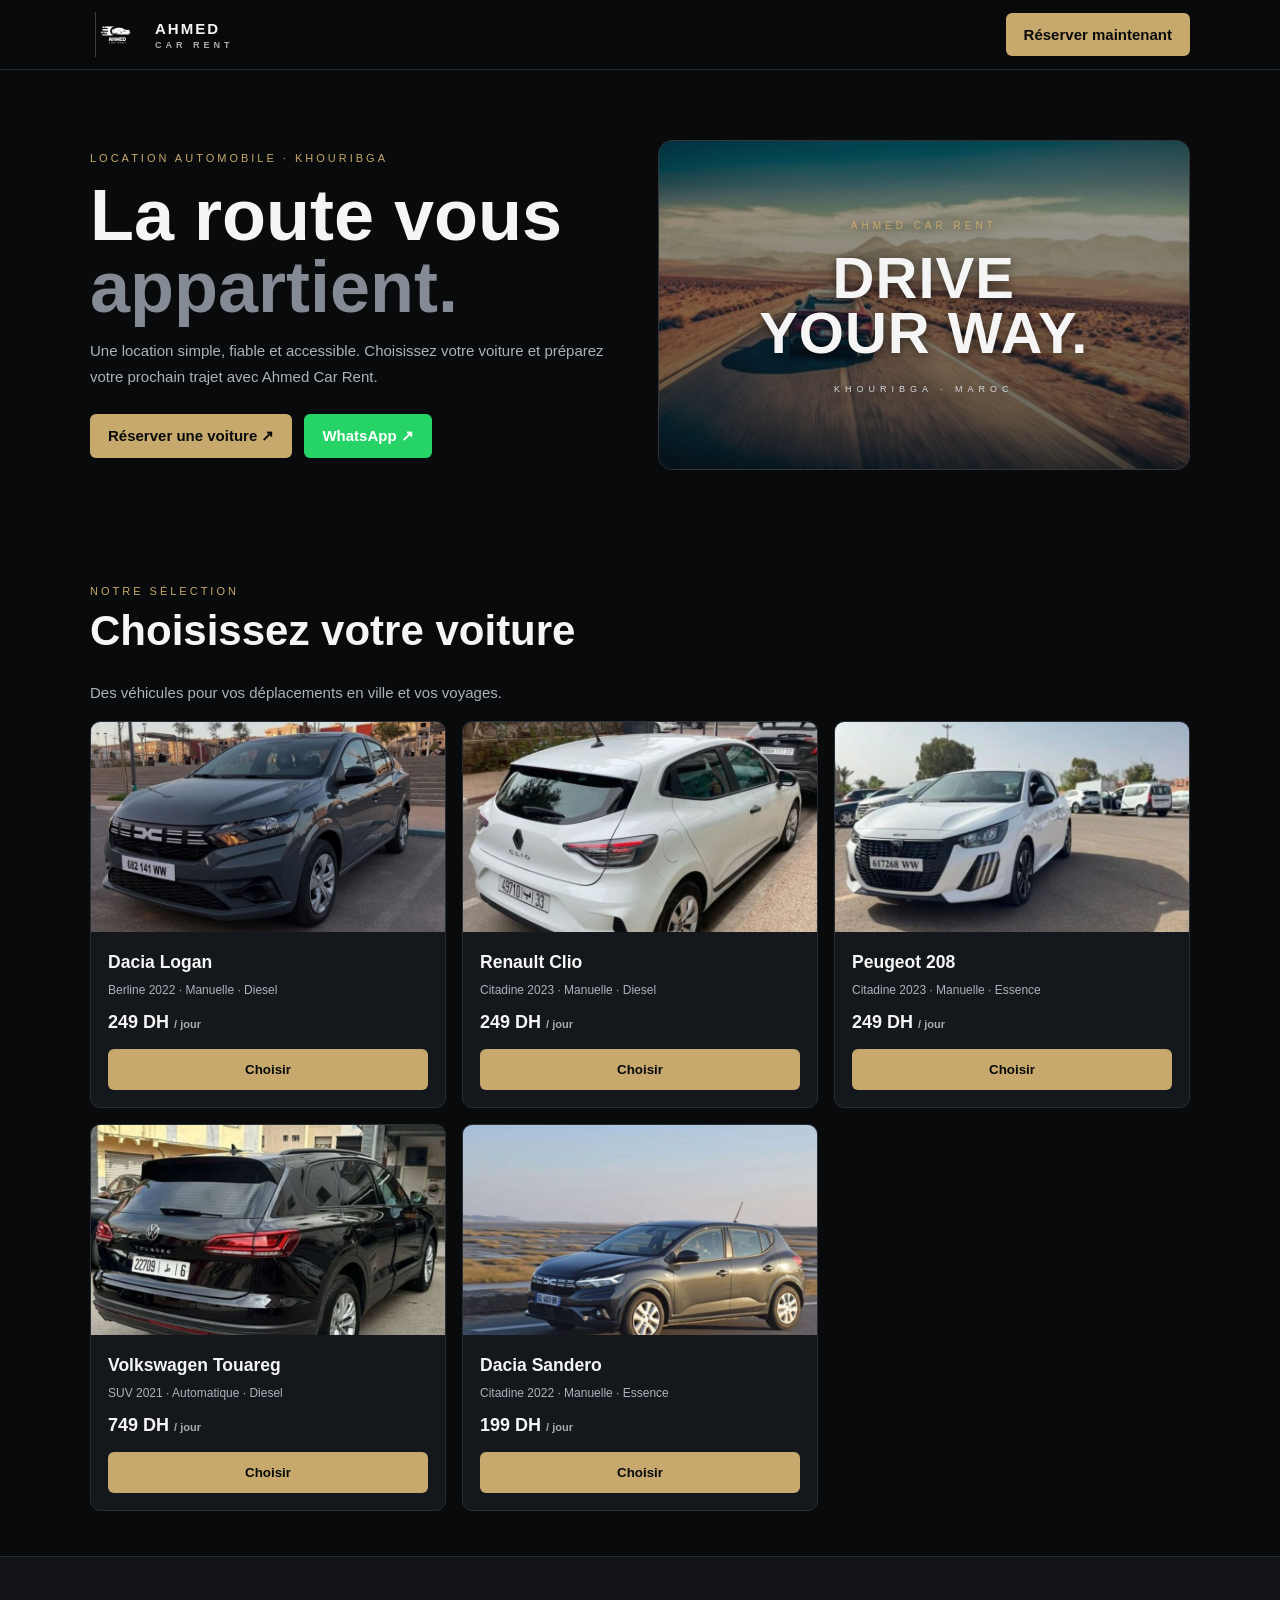
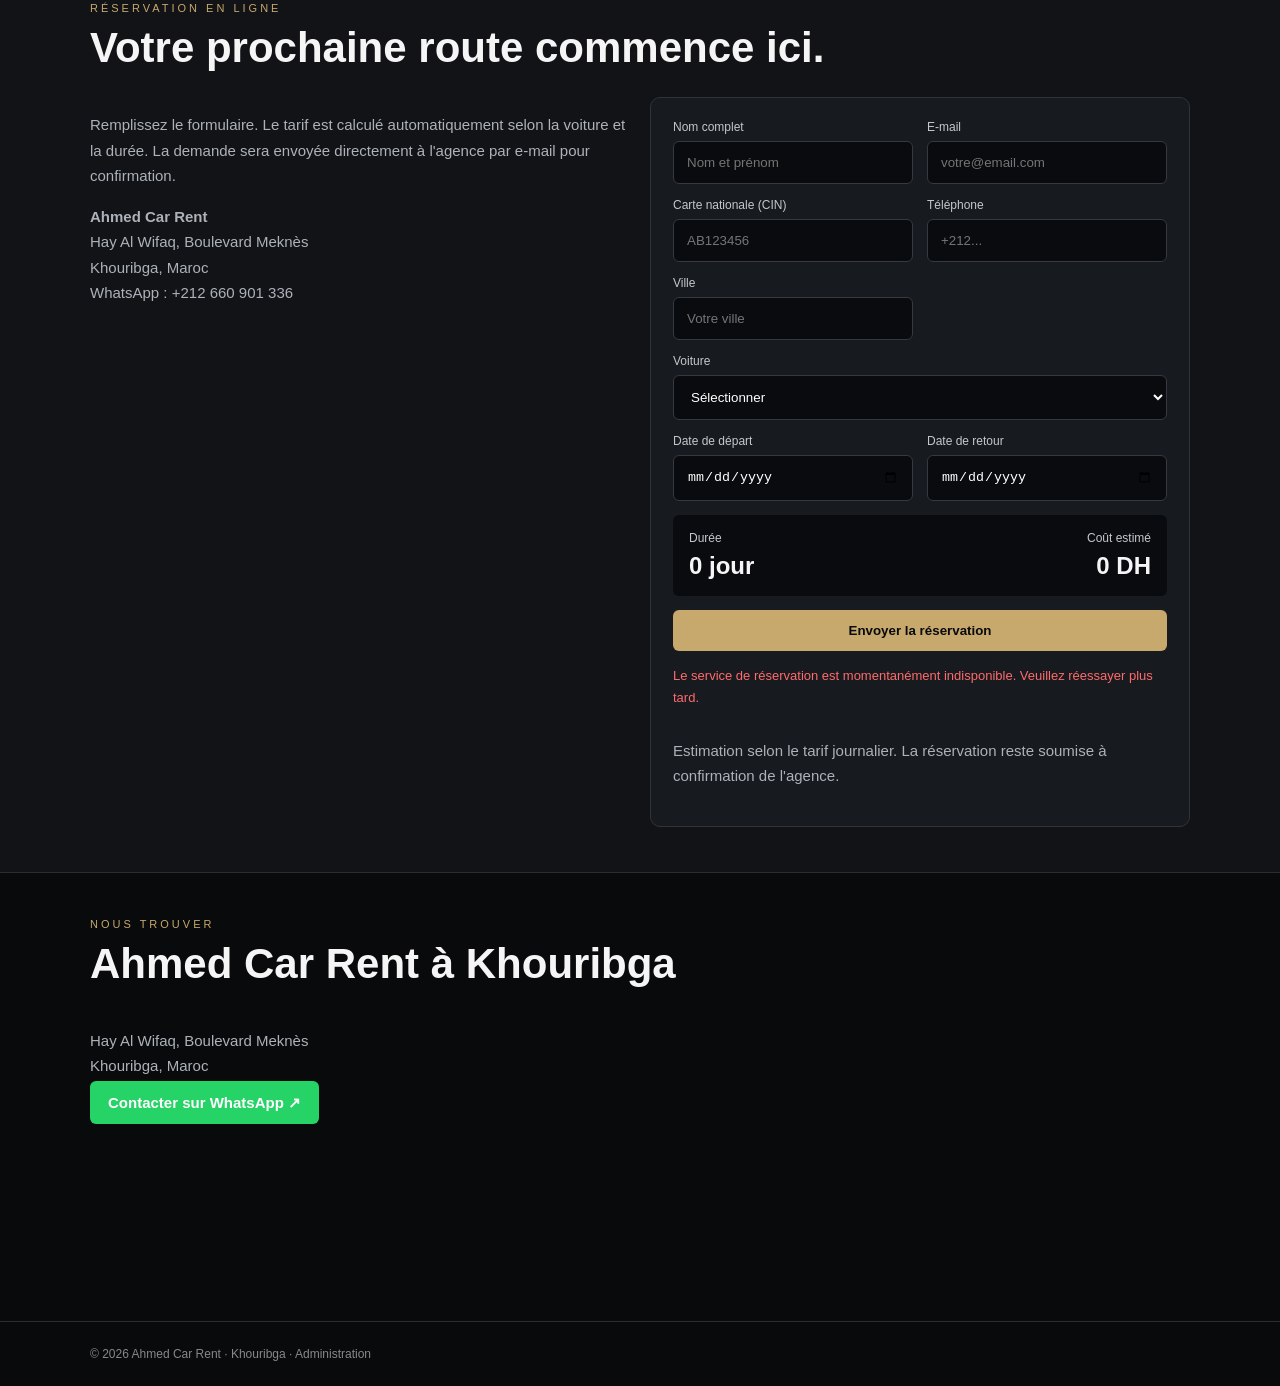
<file: index.html>
<!DOCTYPE html>
<html lang="fr"><head><meta charset="utf-8"/><meta content="width=device-width,initial-scale=1" name="viewport"/><title>Ahmed Car Rent — Khouribga</title><link href="css/style.css" rel="stylesheet"/></head><body><header><div class="wrap"><nav><a class="logo" href="#"><img src="assets/logo.png"/><span>AHMED<small>CAR RENT</small></span></a><a class="cta" href="#booking">Réserver maintenant</a></nav></div></header>
<main class="wrap"><div class="hero"><div><div class="tag">Location automobile · Khouribga</div><h1>La route vous<br/><span>appartient.</span></h1><p>Une location simple, fiable et accessible. Choisissez votre voiture et préparez votre prochain trajet avec Ahmed Car Rent.</p><div class="actions"><a class="cta" href="#booking">Réserver une voiture ↗</a><a class="cta whatsapp" href="https://wa.me/212660901336" target="_blank" rel="noopener">WhatsApp ↗</a></div></div><div aria-label="Ambiance automobile" class="hero-art"><div class="art-glow"></div><div class="art-line line-one"></div><div class="art-line line-two"></div><div class="art-copy"><span>AHMED CAR RENT</span><strong>DRIVE<br/>YOUR WAY.</strong><small>KHOURIBGA · MAROC</small></div><div class="art-wheel wheel-a"></div><div class="art-wheel wheel-b"></div></div></div>
<section id="cars"><div class="tag">Notre sélection</div><h2>Choisissez votre voiture</h2><p>Des véhicules pour vos déplacements en ville et vos voyages.</p><div class="cars"><article><img src="assets/cars/car-1.jpg"/><div><h3>Dacia Logan</h3><p>Berline 2022 · Manuelle · Diesel</p><b>249 DH <small>/ jour</small></b><button onclick="choose('Dacia Logan')">Choisir</button></div></article><article><img src="assets/cars/car-2.jpg"/><div><h3>Renault Clio</h3><p>Citadine 2023 · Manuelle · Diesel</p><b>249 DH <small>/ jour</small></b><button onclick="choose('Renault Clio')">Choisir</button></div></article><article><img src="assets/cars/car-3.jpg"/><div><h3>Peugeot 208</h3><p>Citadine 2023 · Manuelle · Essence</p><b>249 DH <small>/ jour</small></b><button onclick="choose('Peugeot 208')">Choisir</button></div></article><article><img src="assets/cars/car-4.jpg"/><div><h3>Volkswagen Touareg</h3><p>SUV 2021 · Automatique · Diesel</p><b>749 DH <small>/ jour</small></b><button onclick="choose('Volkswagen Touareg')">Choisir</button></div></article><article><img src="assets/cars/car-5.jpg"/><div><h3>Dacia Sandero</h3><p>Citadine 2022 · Manuelle · Essence</p><b>199 DH <small>/ jour</small></b><button onclick="choose('Dacia Sandero')">Choisir</button></div></article></div></section></main>
<section class="booking" id="booking"><div class="wrap"><div class="tag">Réservation en ligne</div><h2>Votre prochaine route commence ici.</h2><div class="location"><div><p>Remplissez le formulaire. Le tarif est calculé automatiquement selon la voiture et la durée. La demande sera envoyée directement à l'agence par e-mail pour confirmation.</p><p><b>Ahmed Car Rent</b><br/>Hay Al Wifaq, Boulevard Meknès<br/>Khouribga, Maroc<br/>WhatsApp : +212 660 901 336</p></div>
<form id="form" novalidate><input type="text" name="website" id="website" style="display:none" tabindex="-1" autocomplete="off"/><div class="grid"><div><label>Nom complet</label><input id="name" placeholder="Nom et prénom" required=""/></div><div><label>E-mail</label><input id="email" type="email" placeholder="votre@email.com" required/></div><div><label>Carte nationale (CIN)</label><input id="cin" placeholder="AB123456" required=""/></div><div><label>Téléphone</label><input id="phone" placeholder="+212..." required="" type="tel"/></div><div><label>Ville</label><input id="city" placeholder="Votre ville" required=""/></div><div class="field full"><label>Voiture</label><select id="car" required=""><option value="">Sélectionner</option><option data-price="249" value="Dacia Logan">Dacia Logan — 249 DH/jour</option><option data-price="249" value="Renault Clio">Renault Clio — 249 DH/jour</option><option data-price="249" value="Peugeot 208">Peugeot 208 — 249 DH/jour</option><option data-price="749" value="Volkswagen Touareg">Volkswagen Touareg — 749 DH/jour</option><option data-price="199" value="Dacia Sandero">Dacia Sandero — 199 DH/jour</option></select></div><div><label>Date de départ</label><input id="start" required="" type="date"/></div><div><label>Date de retour</label><input id="end" required="" type="date"/></div><div class="estimate"><div><label>Durée</label><strong id="days">0 jour</strong></div><div style="text-align:right"><label>Coût estimé</label><strong id="total">0 DH</strong></div></div><button class="submit" id="submitBtn" type="submit">Envoyer la réservation</button><p class="status" id="status" role="status"></p><p class="note">Estimation selon le tarif journalier. La réservation reste soumise à confirmation de l'agence.</p></div></form></div></div></section>
<main class="wrap"><section><div class="tag">Nous trouver</div><h2>Ahmed Car Rent à Khouribga</h2><div class="location"><div><p>Hay Al Wifaq, Boulevard Meknès<br/>Khouribga, Maroc</p><a class="cta whatsapp" href="https://wa.me/212660901336" target="_blank" rel="noopener">Contacter sur WhatsApp ↗</a></div><div class="map"><iframe loading="lazy" src="https://maps.google.com/maps?q=Hay%20Al%20Wifaq%20Boulevard%20Meknes%20Khouribga&amp;output=embed" title="Agence Ahmed Car Rent"></iframe></div></div></section></main><footer><div class="wrap">© <span id="year"></span> Ahmed Car Rent · Khouribga · <a href="admin/">Administration</a></div></footer>
<script defer src="js/main.js"></script></body></html>
</file>
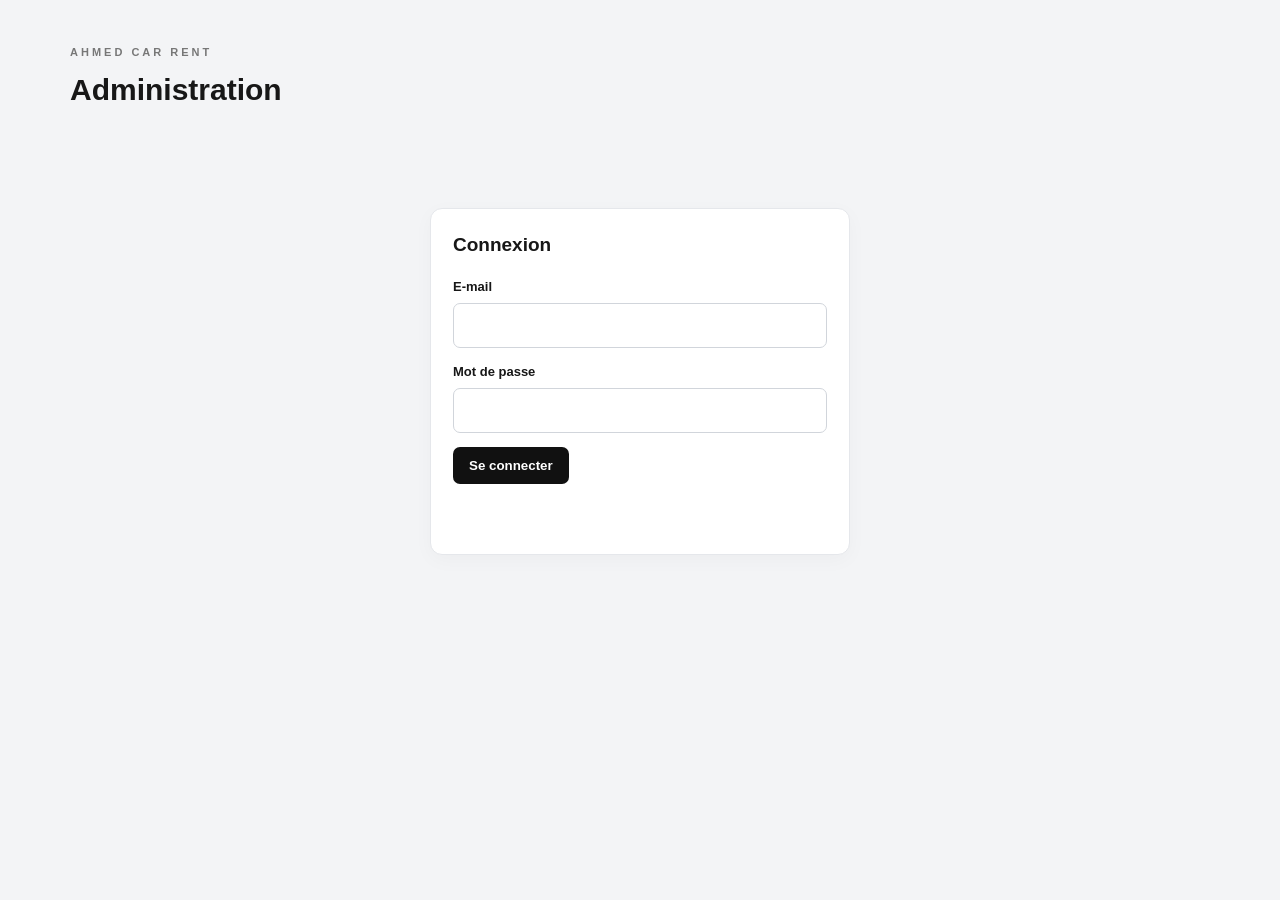
<file: admin/index.html>
<!doctype html>
<html lang="fr"><head><meta charset="utf-8"><meta name="viewport" content="width=device-width,initial-scale=1"><title>Administration — Ahmed Car Rent</title><link rel="stylesheet" href="style.css"></head>
<body><main class="shell"><header><div><span class="eyebrow">AHMED CAR RENT</span><h1>Administration</h1></div><button id="logout" class="secondary hidden">Déconnexion</button></header>
<section id="login" class="panel login"><h2>Connexion</h2><form id="loginForm"><label>E-mail<input id="loginEmail" type="email" required autocomplete="username"></label><label>Mot de passe<input id="loginPassword" type="password" required autocomplete="current-password"></label><button>Se connecter</button><p id="loginError" class="error"></p></form></section>
<section id="dashboard" class="hidden"><div class="stats"><article class="panel"><span>En attente</span><strong id="pendingCount">0</strong></article><article class="panel"><span>Confirmées</span><strong id="confirmedCount">0</strong></article><article class="panel"><span>Total demandes</span><strong id="totalCount">0</strong></article></div>
<section class="panel"><div class="sectionHead"><h2>Réservations</h2><button id="refresh" class="secondary">Actualiser</button></div><div class="tableWrap"><table><thead><tr><th>Référence / Client</th><th>Voiture</th><th>Dates</th><th>Total</th><th>Statut</th><th>Actions</th></tr></thead><tbody id="bookingsBody"></tbody></table></div><p id="dashboardError" class="error"></p></section>
<section class="panel"><h2>Véhicules et tarifs</h2><div id="vehiclesList" class="vehicles"></div></section></section></main><script src="admin.js"></script></body></html>
</file>
<file: css/style.css>
*{box-sizing:border-box}body{margin:0;background:#090a0c;color:#f5f5f5;font:15px Arial}a{color:inherit;text-decoration:none}.wrap{max-width:1100px;width:92%;margin:auto}header{position:sticky;top:0;background:#090a0ce8;border-bottom:1px solid #25282e;padding:12px 0;z-index:4}nav{display:flex;align-items:center;justify-content:space-between}.logo{display:flex;align-items:center;gap:10px;font-weight:bold;letter-spacing:2px}.logo img{width:55px;height:45px;object-fit:contain;filter:brightness(0) invert(1)}.logo small{display:block;font-size:9px;letter-spacing:4px;color:#aaa;margin-top:3px}.cta,button{background:#c8a96d;color:#090a0c;border:0;border-radius:6px;padding:13px 18px;font-weight:bold;cursor:pointer}.cta:hover,button:hover{background:#e0c28a}.hero{padding:70px 0;display:grid;grid-template-columns:1fr 1fr;gap:35px;align-items:center}.hero h1{font-size:clamp(40px,6vw,72px);line-height:1;margin:15px 0}.hero h1 span{color:#858b95}p{color:#adb2ba;line-height:1.7}.hero img{width:100%;max-height:390px;object-fit:contain}.tag{color:#c8a96d;text-transform:uppercase;letter-spacing:3px;font-size:11px}.actions{display:flex;gap:12px;flex-wrap:wrap;margin-top:25px}.secondary{background:transparent;color:white;border:1px solid #41454d}section{padding:45px 0}h2{font-size:clamp(28px,4vw,42px);margin:10px 0 25px}.cars{display:grid;grid-template-columns:repeat(3,1fr);gap:16px}article{background:#14171b;border:1px solid #292d34;border-radius:10px;overflow:hidden}article img{width:100%;height:210px;object-fit:cover}article div{padding:17px}h3{margin:0 0 7px}article p{font-size:12px;margin:0 0 12px}article b{font-size:18px}small{font-size:11px;color:#aaa}article button{display:block;width:100%;margin-top:16px}.booking{background:#111317;border-block:1px solid #292d34}.grid{display:grid;grid-template-columns:1fr 1fr;gap:14px}label{display:block;font-size:12px;color:#c4c8ce;margin-bottom:7px}input,select{width:100%;padding:13px;background:#090b0e;border:1px solid #343942;border-radius:6px;color:white}.field.full,.estimate,.submit,.note{grid-column:1/-1}form{background:#171a1f;border:1px solid #30343a;border-radius:10px;padding:22px}.estimate{display:flex;justify-content:space-between;background:#090b0e;padding:16px;border-radius:6px}.estimate strong{font-size:24px}.location{display:grid;grid-template-columns:1fr 1fr;gap:20px}.map iframe{width:100%;height:260px;border:0;filter:grayscale(1)}footer{padding:25px 0;border-top:1px solid #292d34;color:#888;font-size:12px}.float{display:none}@media(max-width:760px){.hero,.location{grid-template-columns:1fr}.hero img{max-height:280px;order:-1}.cars{grid-template-columns:1fr 1fr}.grid{grid-template-columns:1fr}.field.full,.estimate,.submit,.note{grid-column:auto}}@media(max-width:480px){.cars{grid-template-columns:1fr}.hero{padding:35px 0}header .cta{padding:10px;font-size:11px}}

.hero-art{position:relative;min-height:330px;overflow:hidden;border:1px solid #34343a;border-radius:14px;background:radial-gradient(ellipse at 72% 28%,#333943 0%,#171a20 40%,#0b0d10 75%);display:flex;align-items:center;justify-content:center}.art-glow{position:absolute;width:70%;height:70%;border-radius:50%;background:#c8a96d;opacity:.10;filter:blur(55px);right:4%;top:4%}.art-line{position:absolute;height:1px;background:linear-gradient(90deg,transparent,#c8a96d,transparent);width:120%;transform:rotate(-18deg)}.line-one{top:45%}.line-two{top:62%;opacity:.45}.art-copy{position:relative;z-index:2;text-align:center;letter-spacing:4px}.art-copy span{font-size:10px;color:#c8a96d}.art-copy strong{display:block;font-size:clamp(34px,5vw,58px);line-height:.95;letter-spacing:1px;margin:18px 0;color:#f5f5f5}.art-copy small{font-size:9px;color:#9298a2;letter-spacing:5px}.art-wheel{position:absolute;width:72px;height:72px;border:1px solid #c8a96d;border-radius:50%;opacity:.18}.wheel-a{left:-25px;bottom:-20px}.wheel-b{right:-20px;top:-25px}
@media(max-width:760px){.hero-art{min-height:230px}.logo img{filter:brightness(0) invert(1)}}

.hero-art{background:#0b0d10 url(../assets/hero.jpg) center/cover no-repeat}
.hero-art::before{content:"";position:absolute;inset:0;background:linear-gradient(180deg,rgba(9,10,12,.35),rgba(9,10,12,.65));z-index:1}
.art-glow,.art-line,.art-wheel{display:none}
.art-copy{text-shadow:0 2px 12px rgba(0,0,0,.6)}
.art-copy small{color:#d5d8de}
.cta.whatsapp{background:#25D366;color:#fff;border:0}
.cta.whatsapp:hover{background:#1ebe5a}
.status{grid-column:1/-1;margin:0;font-size:13px;display:none}
.status.ok{display:block;color:#25D366}
.status.err{display:block;color:#ff6b6b}
button:disabled{opacity:.6;cursor:wait}
</file>
<file: admin/style.css>
*{box-sizing:border-box}body{margin:0;background:#f3f4f6;color:#171717;font:15px/1.5 Arial,sans-serif}.shell{max-width:1180px;margin:40px auto;padding:0 20px}header,.sectionHead{display:flex;align-items:center;justify-content:space-between;gap:16px}h1{font-size:30px;margin:4px 0 24px}h2{font-size:19px;margin:0 0 18px}.eyebrow{font-size:11px;letter-spacing:3px;font-weight:bold;color:#777}.panel{background:#fff;border:1px solid #e5e7eb;border-radius:12px;padding:22px;margin-bottom:20px;box-shadow:0 5px 20px #00000008}.login{max-width:420px;margin:8vh auto}.hidden{display:none!important}label{display:block;font-size:13px;font-weight:600;margin:14px 0}input{display:block;width:100%;padding:12px;border:1px solid #d1d5db;border-radius:7px;margin-top:6px;font:inherit}button{border:0;border-radius:7px;background:#111;color:white;padding:11px 16px;font-weight:700;cursor:pointer}button:disabled{opacity:.5;cursor:wait}.secondary{background:#eee;color:#222}.stats{display:grid;grid-template-columns:repeat(3,1fr);gap:14px}.stats article{display:flex;flex-direction:column;gap:8px}.stats span{color:#777}.stats strong{font-size:30px}.tableWrap{overflow:auto}table{border-collapse:collapse;width:100%;min-width:850px}th,td{text-align:left;padding:12px 10px;border-bottom:1px solid #eee;font-size:13px}th{color:#777;font-weight:600}.actions{display:flex;gap:6px;flex-wrap:wrap}.actions button{font-size:12px;padding:8px 10px}.status{font-weight:700}.status.pending{color:#a16207}.status.confirmed{color:#15803d}.status.cancelled{color:#b91c1c}.error{color:#b91c1c;min-height:18px}.vehicles{display:grid;grid-template-columns:repeat(auto-fit,minmax(220px,1fr));gap:12px}.vehicle{border:1px solid #eee;border-radius:8px;padding:14px}.vehicle input{margin:8px 0}.vehicle button{margin-top:6px}@media(max-width:650px){.shell{margin:20px auto}.stats{grid-template-columns:1fr}.panel{padding:16px}h1{font-size:25px}}
</file>
